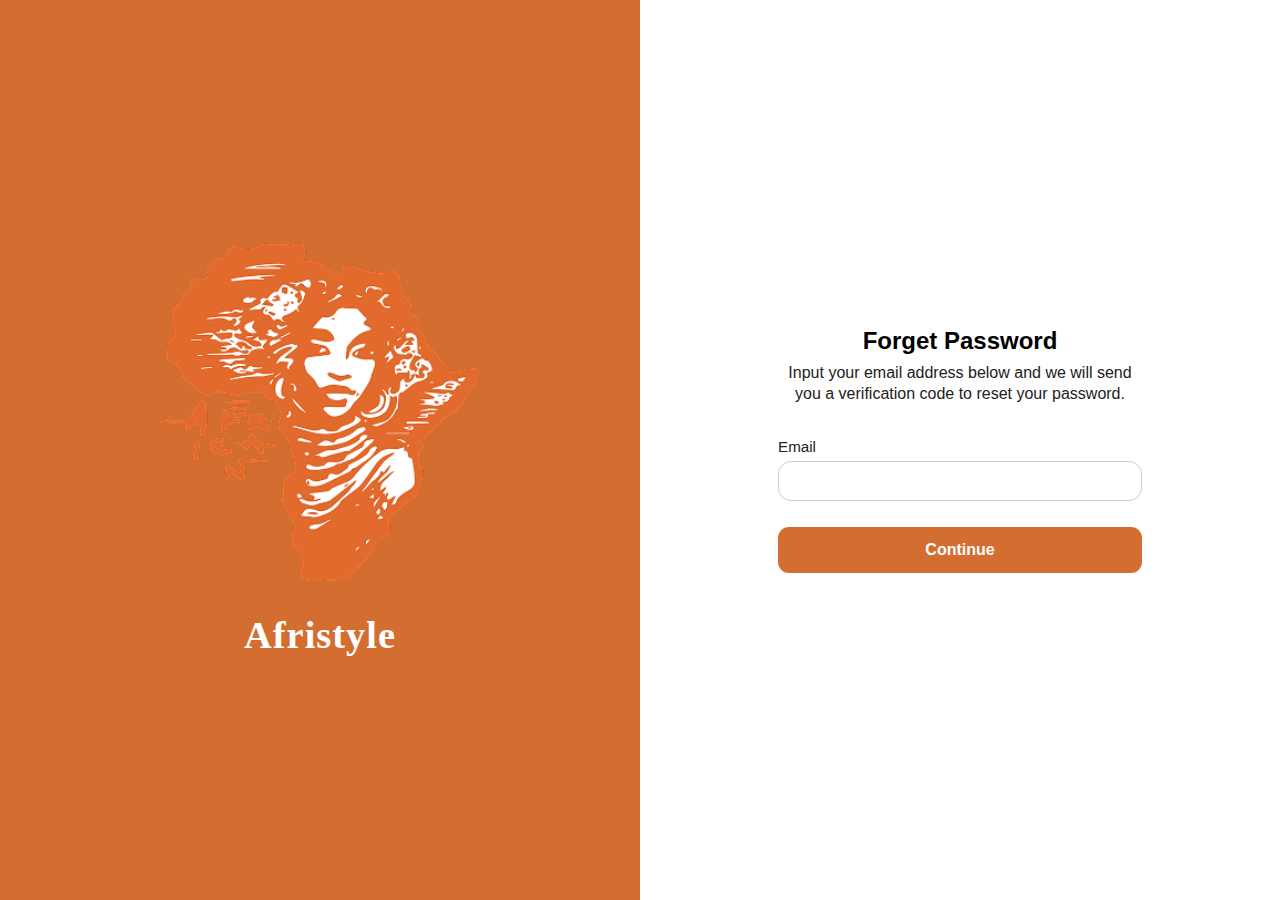
<file: FORGET-PASSWORD/index.html>
<!DOCTYPE html>
<html lang="en">
<head>
  <meta charset="UTF-8">
  <title>Afristyle Forget Password</title>
  <meta name="viewport" content="width=1056, initial-scale=1.0">
  <link rel="stylesheet" href="style.css">
 </head>
<body>
  <div class="main-container">
    <!-- Left Panel -->
    <div class="left-panel">
      <div class="logo-content">
        <img src="Assets/Logo Part 2.png" alt="Afristyle Logo" class="logo-img" />
        <div class="brand-name">Afristyle</div>
      </div>
    </div>
    <!-- Right Panel ("Forget Password" Form) -->
    <div class="right-panel">
      <form class="forgot-container" autocomplete="off">
        <h2 class="forgot-title">Forget Password</h2>
        <p class="forgot-desc">
          Input your email address below and we will send you a verification code to reset your password.
        </p>
        <label for="email" class="forgot-label">Email</label>
        <input
          type="email"
          id="email"
          name="email"
          class="forgot-input"
          
          required
        />
        <button type="submit" class="forgot-btn">Continue</button>
      </form>
    </div>
  </div>


  <script src="main.js"></script>
</body>
</html>
</file>
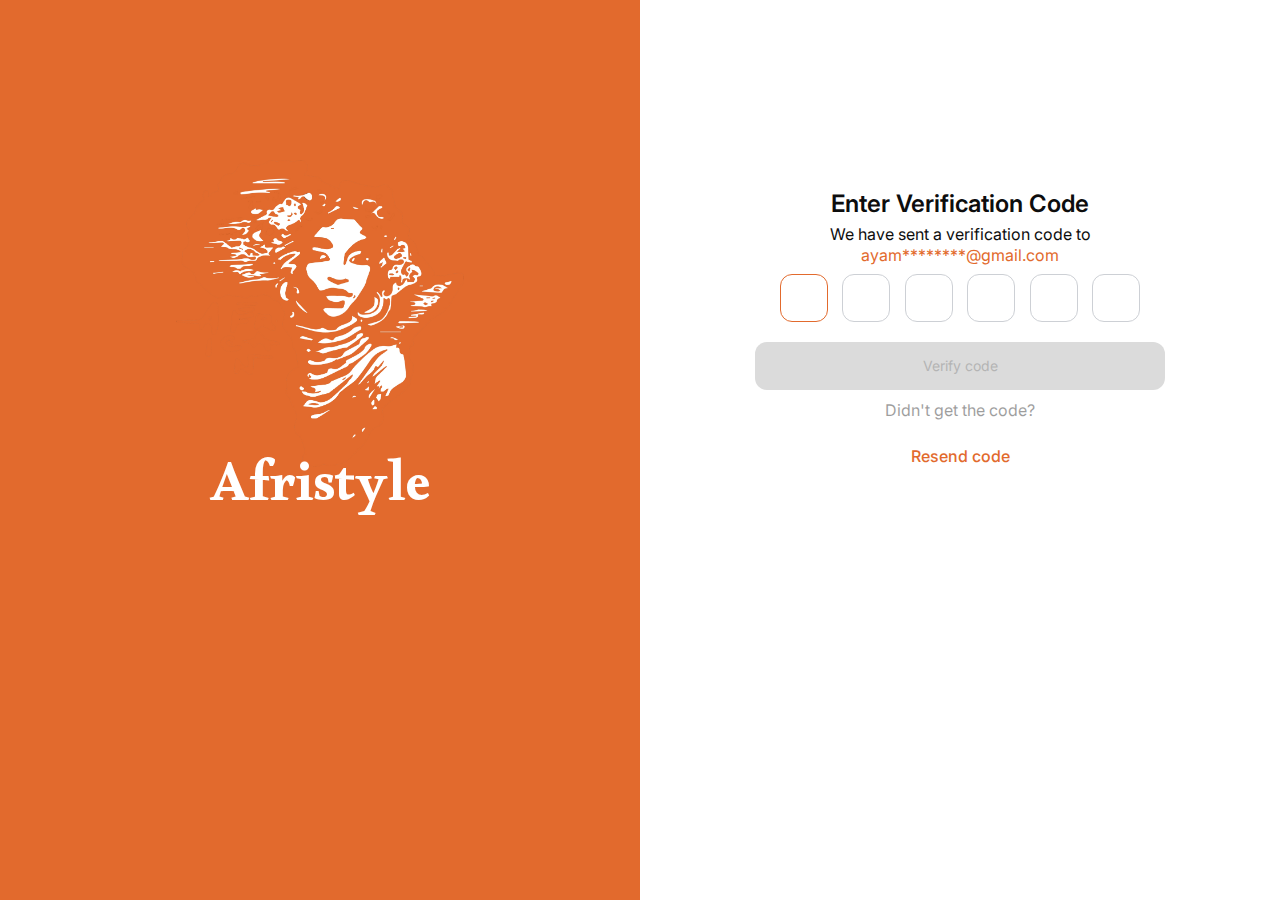
<file: OTP/index.html>
<!DOCTYPE html>
<html lang="en">

<head>
    <meta charset="UTF-8">
    <meta name="viewport" content="width=device-width, initial-scale=1.0">
    <title>OTP field</title>
    <link rel="stylesheet" href="styles.css">
</head>

<body>
    <div class="container">
        <div class="left_section">
            <div class="left_content">
                <img src="../images/logo.png" alt="african design">
                <h2>Afristyle</h2>
            </div>
        </div>
        <div class="right_section">
            <div class="right_content">
                <h2>Enter Verification Code</h2>
                <p>We have sent a verification code to <br> <span>ayam********@gmail.com</span></p>

                <form action="">
                    <div class="input-box">
                        <input type="number" diabled>
                        <input type="number" diabled>
                        <input type="number" diabled>
                        <input type="number" diabled>
                        <input type="number" diabled>
                        <input type="number" diabled>
                    </div>
                    <button id="verify-btn" class="">Verify code</button>
                    <div class="resend">
                        <p class="message">Didn't get the code?</p>
                        <button class="resend-btn">Resend code</button>
                    </div>
                </form>
            </div>
        </div>
    </div>


    <script src="main.js"></script>
</body>

</html>
</file>
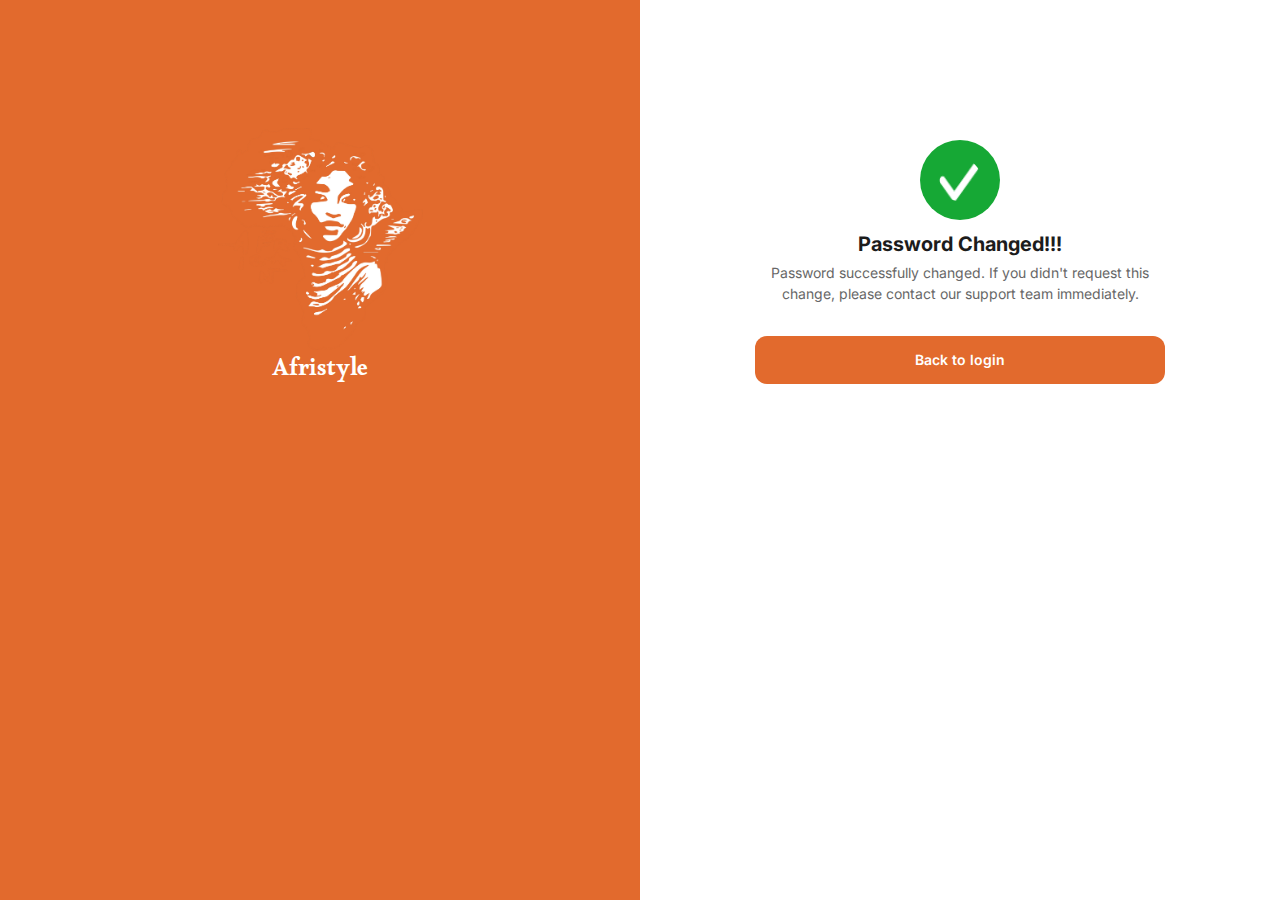
<file: password_changed/index.html>
<!DOCTYPE html>
<html lang="en">

<head>
    <meta charset="UTF-8">
    <meta name="viewport" content="width=device-width, initial-scale=1.0">
    <title>Password Changed</title>
    <link rel="stylesheet" href="styles.css">
</head>

<body>
    <div class="wrapper">
        <div class="logo">
            <img src="../images/logo.png" alt="African logo">
            <h2>Afristyle</h2>
        </div>
        <div class="container">
            <div class="vector">
                <img src="../images/Vector.png" alt="vector">
            </div>
            <div class="text">
                <h3>Password Changed!!!</h3>
                <p>Password successfully changed. If you didn't request this change, please contact our support team
                    immediately.</p>
            </div>
            <button class="btn">
                Back to login
            </button>

        </div>
    </div>
</body>

</html>
</file>
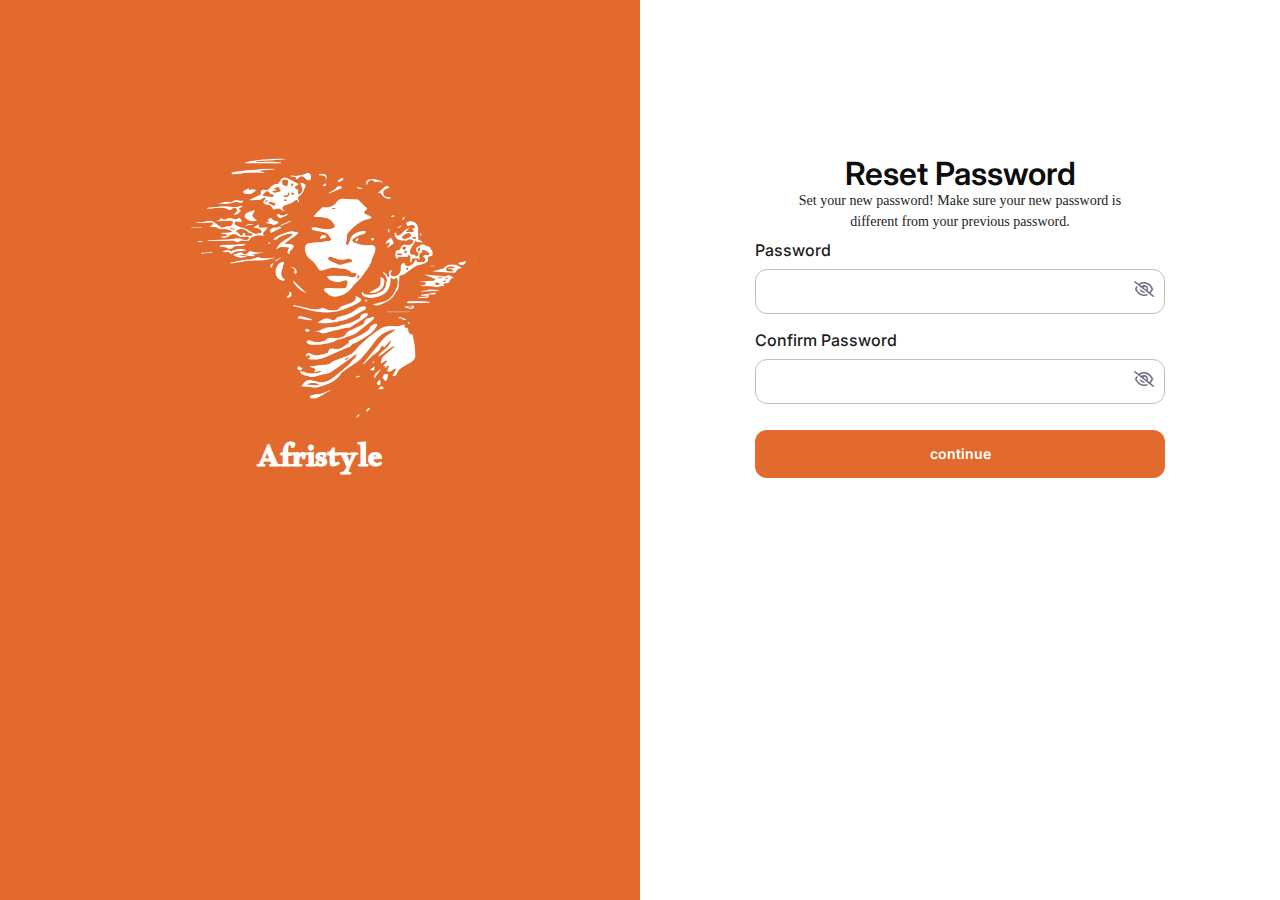
<file: reset password/index.html>
<!DOCTYPE html>
<html lang="en">

<head>
    <meta charset="UTF-8">
    <meta name="viewport" content="width=device-width, initial-scale=1.0">
    <title>1st page</title>
    <link rel="stylesheet" href="https://cdnjs.cloudflare.com/ajax/libs/font-awesome/6.4.0/css/all.min.css">
    <link rel="stylesheet" href="styles.css">
</head>

<body>
    <div class="wrapper">
        <div class="logo">
            <img src="../images/logo.png" alt="fashion logo">
            <h2>Afristyle</h2>
        </div>
        <div class="container">
            <div class="section-heading">
                <h3>Reset Password</h3>
                <p>Set your new password! Make sure your new password is different from your previous password.</p>
            </div>
            <div class="row">

                <form id="form">
                    <div class="input-control">
                        <label class="form-label" for="password">Password</label>
                        <div class="input-box">
                            <input class="form-input" type="password" id="password">
                            <i class="fa-regular fa-eye-slash" id="eye-password"></i>
                            <!-- <i class="fa-regular fa-eye" ></i> -->
                        </div>
                    </div>
                    <div class="input-control">
                        <label class="form-label " for="confirm-password">Confirm Password</label>
                        <div class="input-box">
                           
                            <input class="form-input" type="password" id="confirm-password">
                            <i class="fa-regular fa-eye-slash" id="eye-confirm"></i>
                    
                        </div>
                        <p class="message"></p>
                    </div>

                    <button class="btn" type="submit">continue</button>
                </form>

            </div>
        </div>
    </div>

    <script src="main.js"></script>
</body>

</html>
</file>
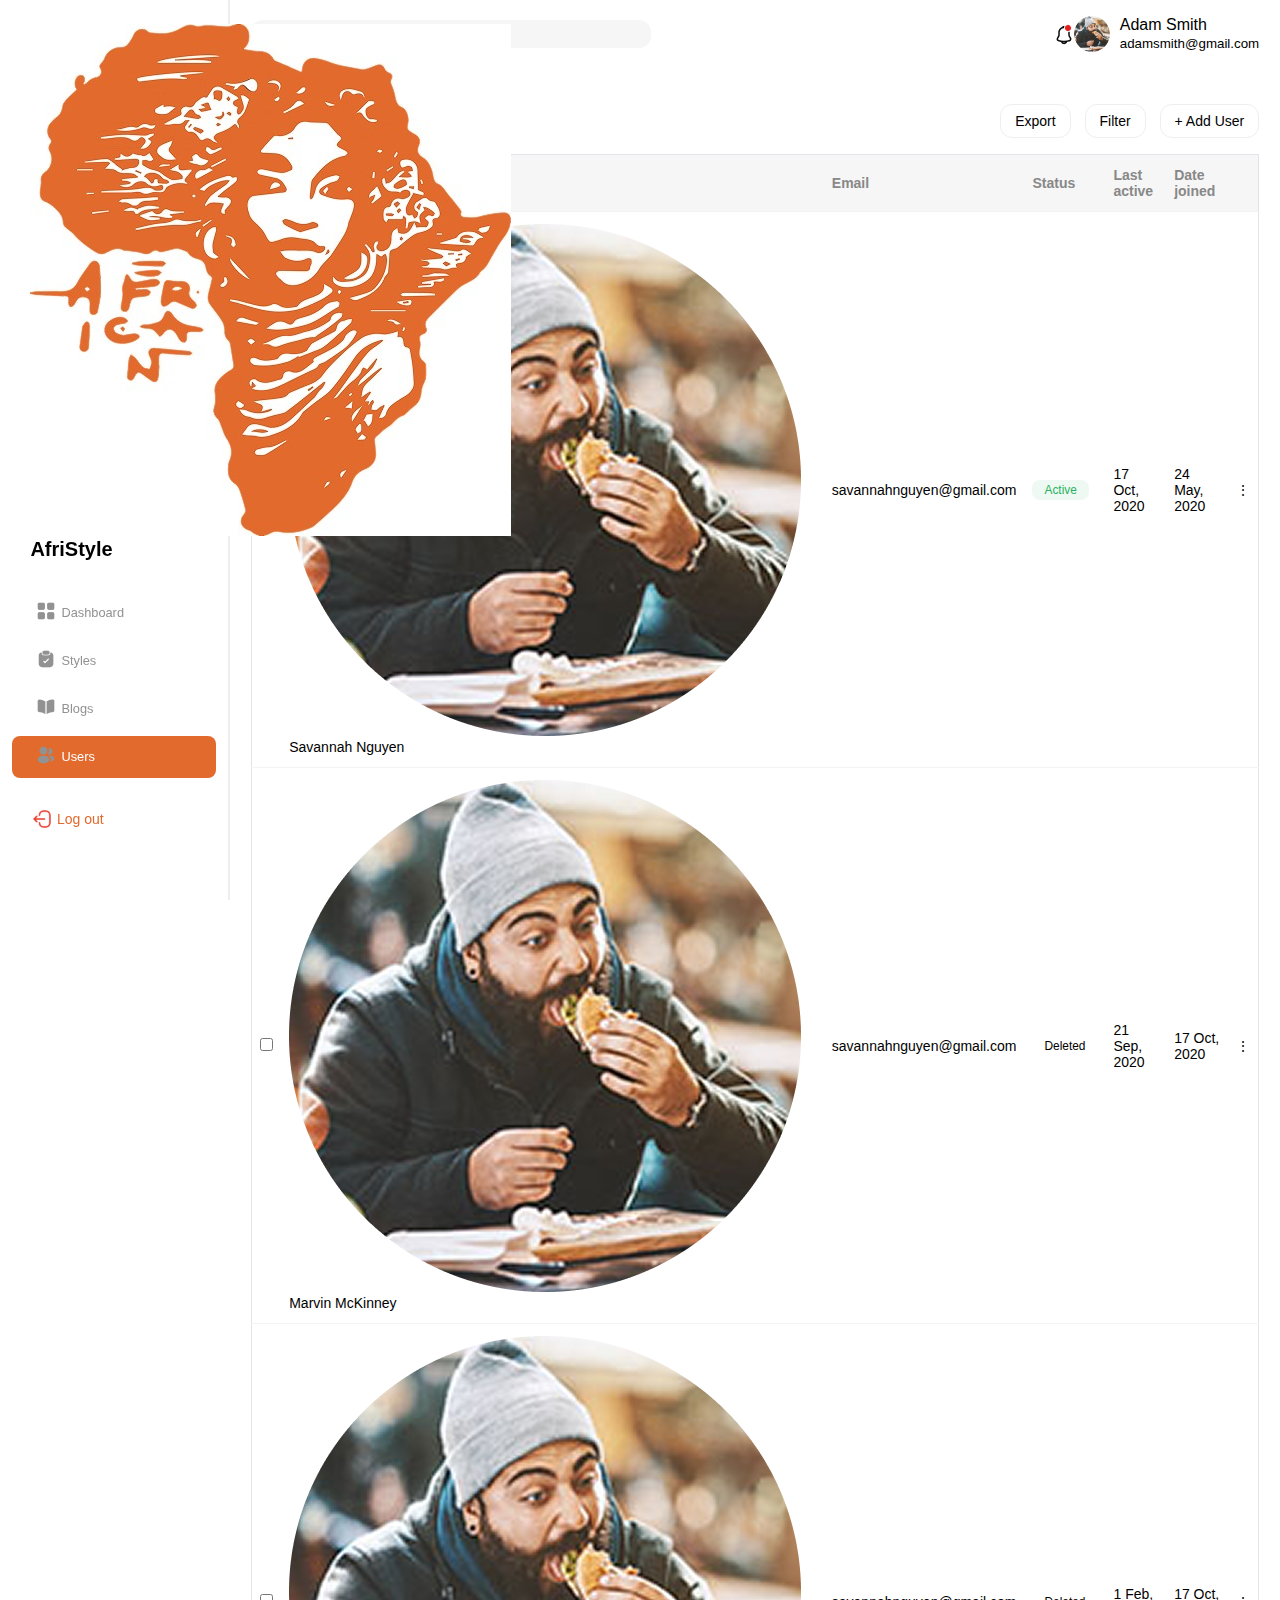
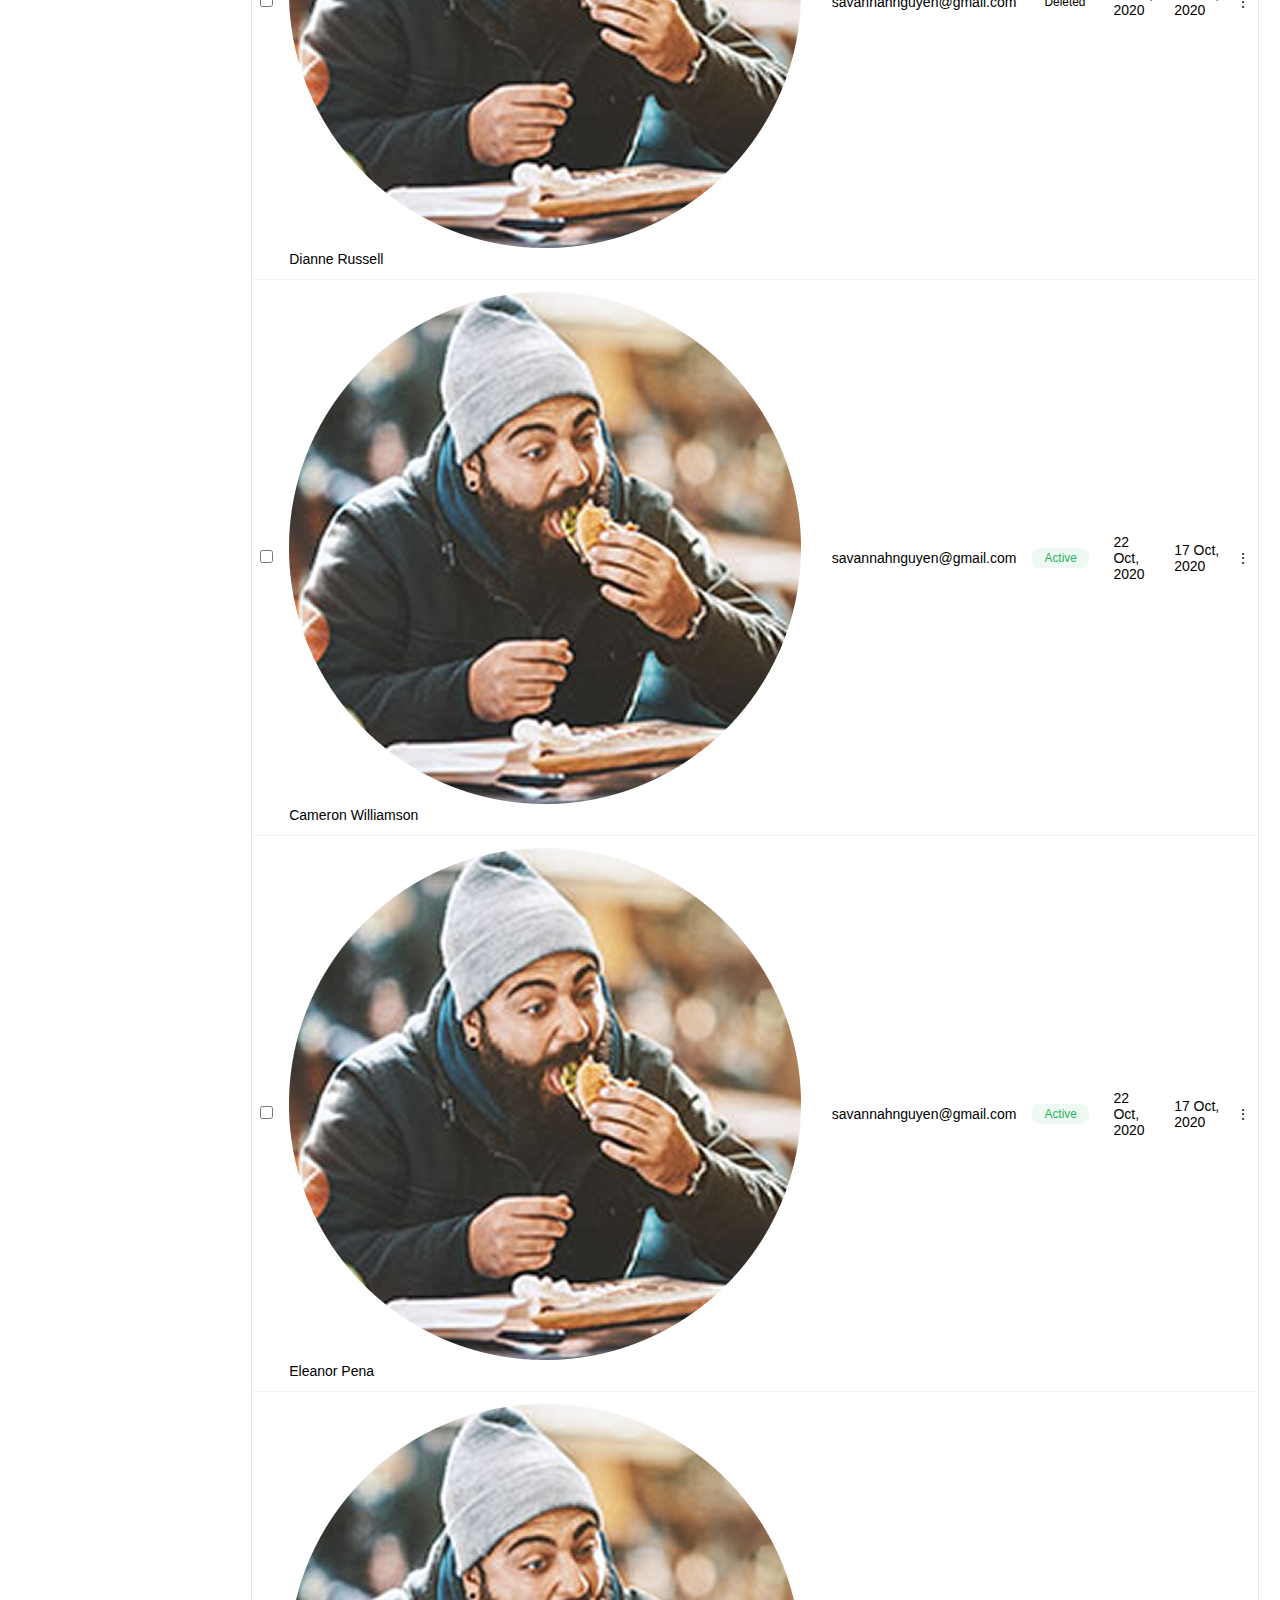
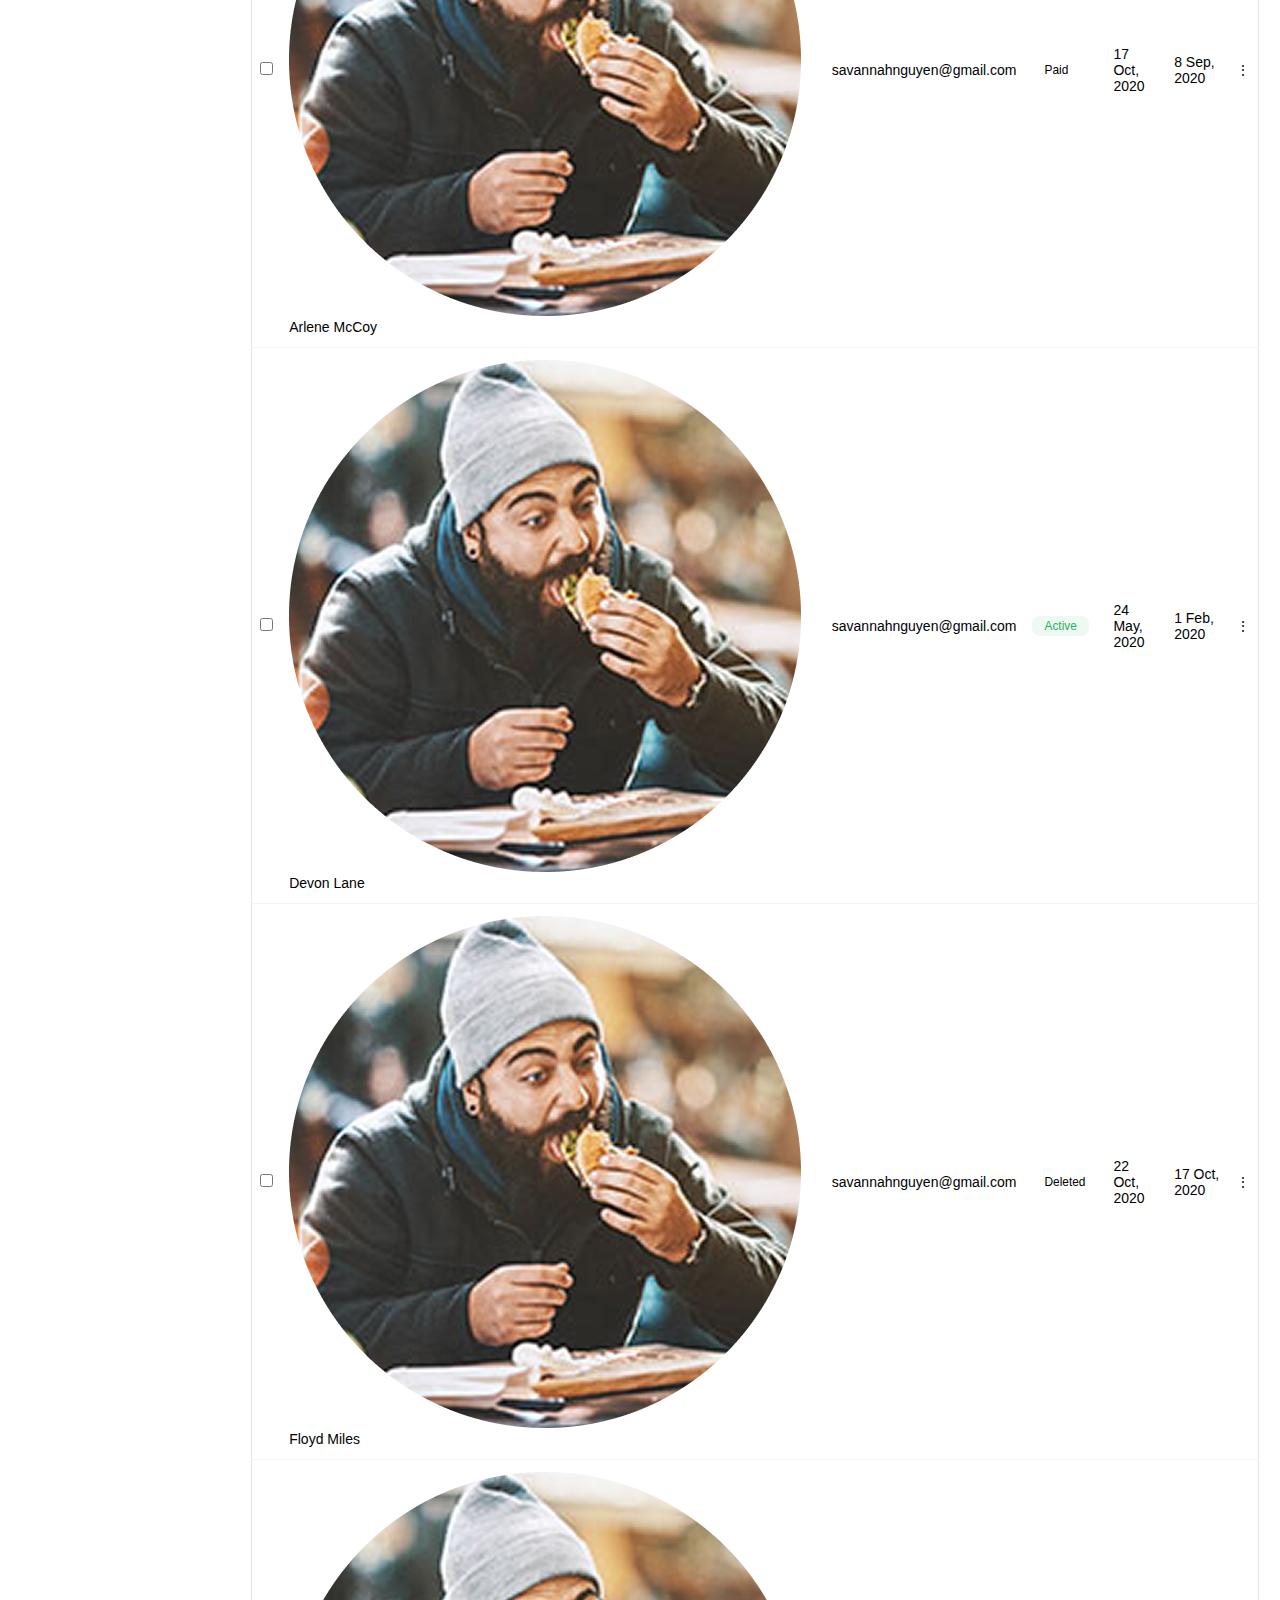
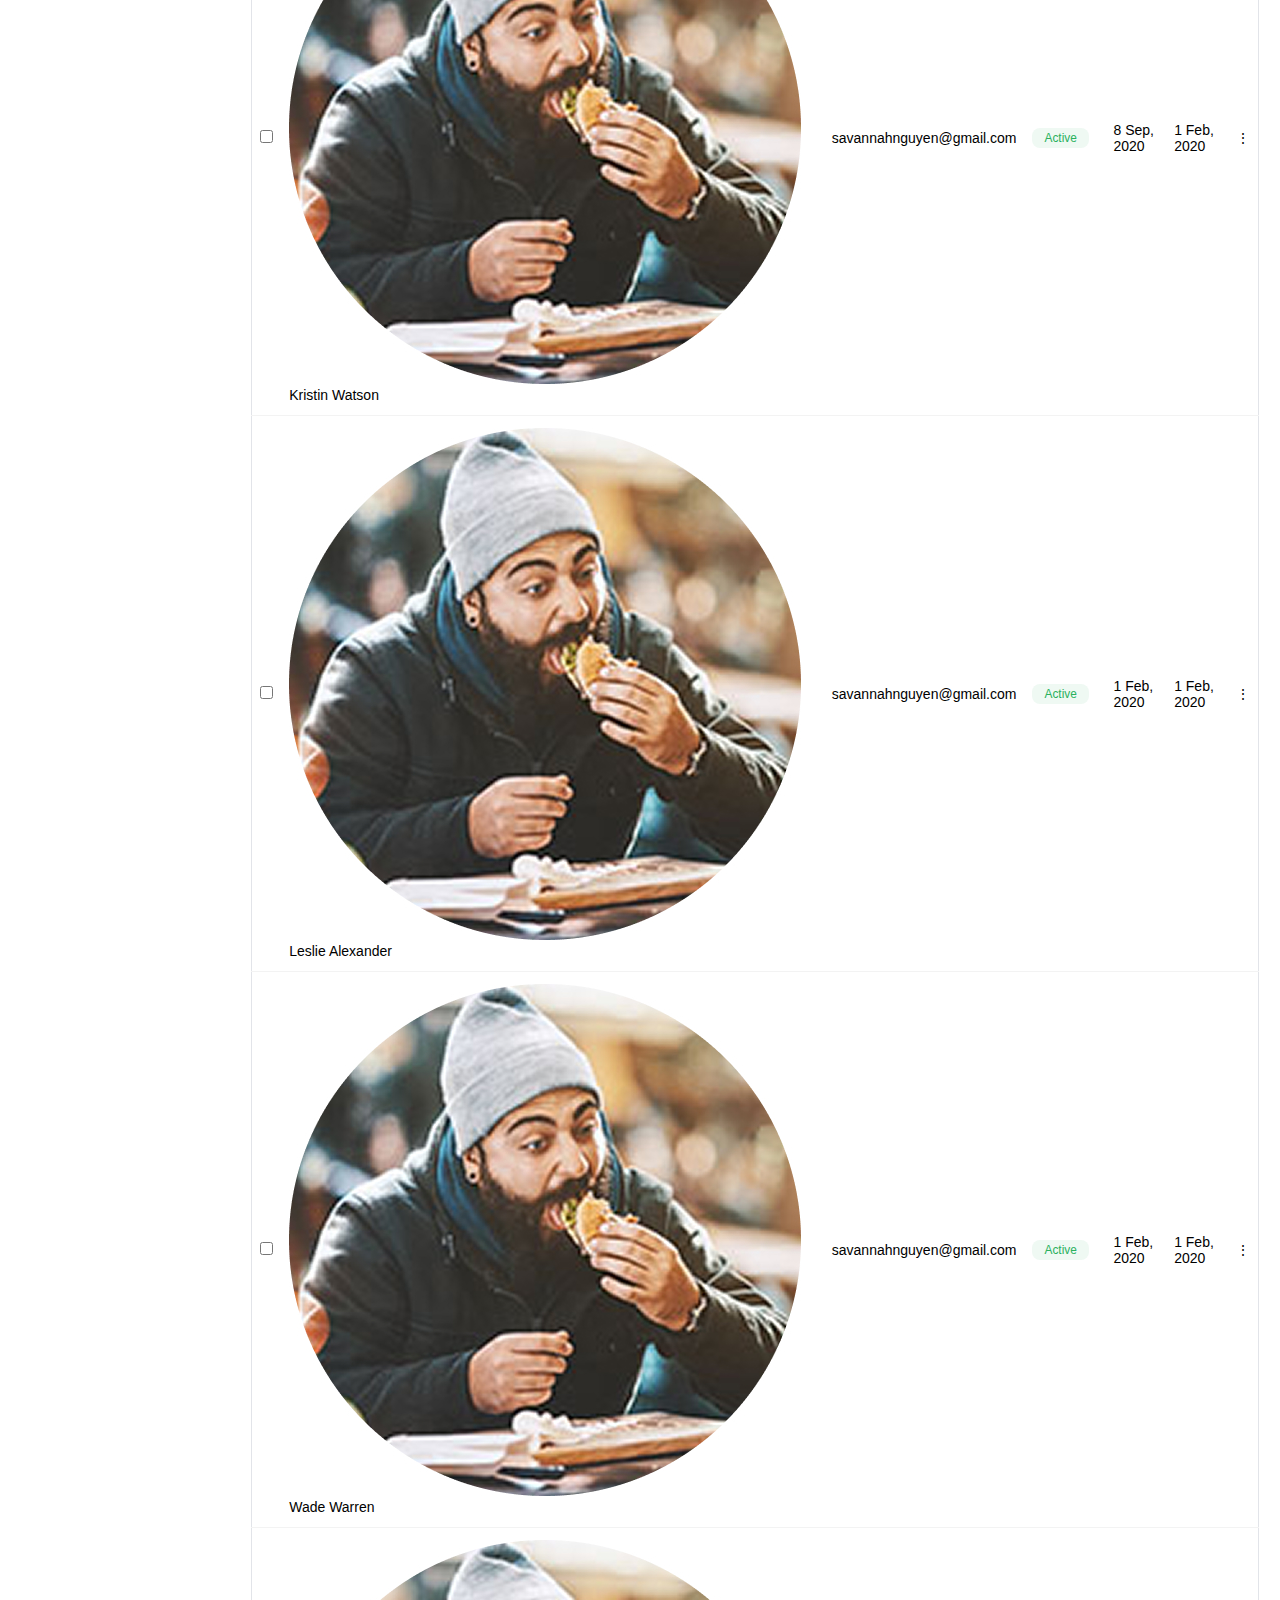
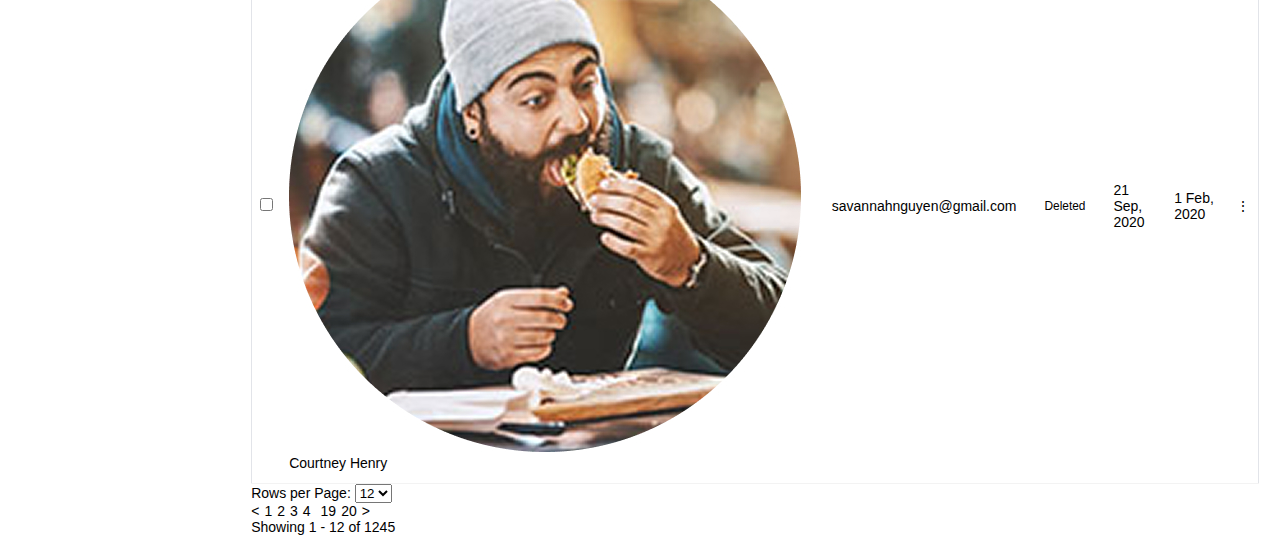
<file: USER-PAGE/index.html>
<!DOCTYPE html>
<html lang="en">
<head>
  <meta charset="UTF-8" />
  <meta name="viewport" content="width=1024" />
  <title>AfriStyle Users Dashboard</title>
  <link rel="stylesheet" href="styles.css" />
</head>
<body>
  <div class="dashboard-container">
    <aside class="sidebar">
      <div>
        <div class="logo">
          <!-- Logo image at the side of AfriStyle -->
          <img src="Assets/afrilogo.jpg" alt="AfriStyle Logo" class="logo-img" />
          AfriStyle
        </div>
        <nav>
          <ul>
            <li>
              <span class="sidebar-icon">
                <!-- Dashboard SVG Icon -->
                <img src="Assets/dashboard.jpg" alt="dashboard" height="20">
              </span>
              Dashboard
            </li>
            <li>
              <span class="sidebar-icon">
                <!-- Styles SVG Icon -->
               <img src="Assets/styles.jpg" alt="styles" height="20">
              </span>
              Styles
            </li>
            <li>
              <span class="sidebar-icon">
                <!-- Blogs SVG Icon -->
                <img src="Assets/blogs.png" alt="blogs" height="20">
              </span>
              Blogs
            </li>
            <li class="active">
              <span class="sidebar-icon">
                <!-- Users SVG Icon -->
                <img src="Assets/user.png" alt="user" height="20">
              </span>
              Users
            </li>
          </ul>
        </nav>
      </div>
      <div class="logout">
      <img src="Assets/logout.png" alt="Logout" class="logout-img" height="20"/> Log out
</div>
    </aside>
    <main class="main-content">
      <header class="main-header">
        <input class="search-bar" type="text" placeholder="Search blogs, styles, users..."/>
        <div class="header-actions">
           <img class="icon-bell" src="Assets/notification.png" alt="Notifications" />
          <span class="admin-avatar">
            <img src="Assets/Frame 895.jpg" alt="Admin"/>
            <span>
              Adam Smith<br/>
              <small>adamsmith@gmail.com</small>
            </span>
          </span>
        </div>
      </header>
      <section class="users-section">
        <h2>Users <span class="users-count">(1245)</span></h2>
        <div class="users-toolbar">
          <input class="table-search" placeholder="Search user"/>
          <div class="toolbar-actions">
            <button>Export</button>
            <button>Filter</button>
            <button class="add-user">+ Add User</button>
          </div>
        </div>
        <div class="table-wrapper">
          <table class="users-table">
            <thead>
              <tr>
                <th><input type="checkbox" /></th>
                <th>User</th>
                <th>Email</th>
                <th>Status</th>
                <th>Last active</th>
                <th>Date joined</th>
                <th></th>
              </tr>
            </thead>
            <tbody>
              <tr>
                <td><input type="checkbox"/></td>
                <td><img src="Assets/Frame 895.jpg" class="user-avatar" alt="avatar"/>Savannah Nguyen</td>
                <td>savannahnguyen@gmail.com</td>
                <td><span class="status-badge status-active">Active</span></td>
                <td>17 Oct, 2020</td>
                <td>24 May, 2020</td>
                <td class="td-dots">⋮</td>
              </tr>
              <tr>
                <td><input type="checkbox"/></td>
                <td><img src="Assets/Frame 895.jpg" class="user-avatar" alt="avatar"/>Marvin McKinney</td>
                <td>savannahnguyen@gmail.com</td>
                <td><span class="status-badge status-deleted">Deleted</span></td>
                <td>21 Sep, 2020</td>
                <td>17 Oct, 2020</td>
                <td class="td-dots">⋮</td>
              </tr>
              <tr>
                <td><input type="checkbox"/></td>
                <td><img src="Assets/Frame 895.jpg" class="user-avatar" alt="avatar"/>Dianne Russell</td>
                <td>savannahnguyen@gmail.com</td>
                <td><span class="status-badge status-deleted">Deleted</span></td>
                <td>1 Feb, 2020</td>
                <td>17 Oct, 2020</td>
                <td class="td-dots">⋮</td>
              </tr>
              <tr>
                <td><input type="checkbox"/></td>
                <td><img src="Assets/Frame 895.jpg" class="user-avatar" alt="avatar"/>Cameron Williamson</td>
                <td>savannahnguyen@gmail.com</td>
                <td><span class="status-badge status-active">Active</span></td>
                <td>22 Oct, 2020</td>
                <td>17 Oct, 2020</td>
                <td class="td-dots">⋮</td>
              </tr>
              <tr>
                <td><input type="checkbox"/></td>
                <td><img src="Assets/Frame 895.jpg" class="user-avatar" alt="avatar"/>Eleanor Pena</td>
                <td>savannahnguyen@gmail.com</td>
                <td><span class="status-badge status-active">Active</span></td>
                <td>22 Oct, 2020</td>
                <td>17 Oct, 2020</td>
                <td class="td-dots">⋮</td>
              </tr>
              <tr>
                <td><input type="checkbox"/></td>
                <td><img src="Assets/Frame 895.jpg" class="user-avatar" alt="avatar"/>Arlene McCoy</td>
                <td>savannahnguyen@gmail.com</td>
                <td><span class="status-badge status-paid">Paid</span></td>
                <td>17 Oct, 2020</td>
                <td>8 Sep, 2020</td>
                <td class="td-dots">⋮</td>
              </tr>
              <tr>
                <td><input type="checkbox"/></td>
                <td><img src="Assets/Frame 895.jpg" class="user-avatar" alt="avatar"/>Devon Lane</td>
                <td>savannahnguyen@gmail.com</td>
                <td><span class="status-badge status-active">Active</span></td>
                <td>24 May, 2020</td>
                <td>1 Feb, 2020</td>
                <td class="td-dots">⋮</td>
              </tr>
              <tr>
                <td><input type="checkbox"/></td>
                <td><img src="Assets/Frame 895.jpg" class="user-avatar" alt="avatar"/>Floyd Miles</td>
                <td>savannahnguyen@gmail.com</td>
                <td><span class="status-badge status-deleted">Deleted</span></td>
                <td>22 Oct, 2020</td>
                <td>17 Oct, 2020</td>
                <td class="td-dots">⋮</td>
              </tr>
              <tr>
                <td><input type="checkbox"/></td>
                <td><img src="Assets/Frame 895.jpg" class="user-avatar" alt="avatar"/>Kristin Watson</td>
                <td>savannahnguyen@gmail.com</td>
                <td><span class="status-badge status-active">Active</span></td>
                <td>8 Sep, 2020</td>
                <td>1 Feb, 2020</td>
                <td class="td-dots">⋮</td>
              </tr>
              <tr>
                <td><input type="checkbox"/></td>
                <td><img src="Assets/Frame 895.jpg" class="user-avatar" alt="avatar"/>Leslie Alexander</td>
                <td>savannahnguyen@gmail.com</td>
                <td><span class="status-badge status-active">Active</span></td>
                <td>1 Feb, 2020</td>
                <td>1 Feb, 2020</td>
                <td class="td-dots">⋮</td>
              </tr>
              <tr>
                <td><input type="checkbox"/></td>
                <td><img src="Assets/Frame 895.jpg" class="user-avatar" alt="avatar"/>Wade Warren</td>
                <td>savannahnguyen@gmail.com</td>
                <td><span class="status-badge status-active">Active</span></td>
                <td>1 Feb, 2020</td>
                <td>1 Feb, 2020</td>
                <td class="td-dots">⋮</td>
              </tr>
              <tr>
                <td><input type="checkbox"/></td>
                <td><img src="Assets/Frame 895.jpg" class="user-avatar" alt="avatar"/>Courtney Henry</td>
                <td>savannahnguyen@gmail.com</td>
                <td><span class="status-badge status-deleted">Deleted</span></td>
                <td>21 Sep, 2020</td>
                <td>1 Feb, 2020</td>
                <td class="td-dots">⋮</td>
              </tr>
            </tbody>
          </table>
        </div>
        <div class="pagination-row">
          <div>
            Rows per Page:
            <select>
              <option>12</option>
              <option>24</option>
              <option>36</option>
            </select>
          </div>
          <div class="pagination">
            <span>&lt;</span>
            <span>1</span>
            <span>2</span>
            <span>3</span>
            <span>4</span>
            <span class="pagination-divider"></span>
            <span>19</span>
            <span>20</span>
            <span>&gt;</span>
          </div>
          <div>Showing 1 - 12 of 1245</div>
        </div>
      </section>
    </main>
  </div>
</body>
</html>
</file>
<file: FORGET-PASSWORD/style.css>
html, body {
      height: 100%;
      margin: 0;
      padding: 0;
      box-sizing: border-box;
      font-family: 'Segoe UI', 'Helvetica Neue', Arial, 'Liberation Sans', sans-serif;
      background: #fff;
    }
    .main-container {
      display: flex;
      height: 100vh;
      width: 100vw;
      min-height: 600px;
    }
    .left-panel {
      flex: 1;
      background: #D46E30;
      display: flex;
      justify-content: center;
      align-items: center;
      min-width: 340px;
      position: relative;
    }
    .logo-content {
      display: flex;
      flex-direction: column;
      align-items: center;
      justify-content: center;
    }
    .logo-img {
      width: 320px;
      max-width: 90vw;
      margin-bottom: 30px;
      display: block;
      z-index: 1;
    }
    .brand-name {
      color: #fff;
      font-family: "Georgia", serif;
      font-size: 2.4rem;
      font-weight: bold;
      letter-spacing: 1px;
      text-align: center;
    }
    .right-panel {
      flex: 1;
      background: #fff;
      display: flex;
      justify-content: center;
      align-items: center;
      min-width: 340px;
    }
    .forgot-container {
      width: 100%;
      max-width: 400px;
      display: flex;
      flex-direction: column;
      align-items: center;
      text-align: center;
      box-sizing: border-box;
      padding: 0 18px;
    }
    .forgot-title {
      font-size: 1.5rem;
      font-weight: bold;
      margin-bottom: 8px;
      margin-top: 0;
    }
    .forgot-desc {
      font-size: 1rem;
      color: #222;
      margin-bottom: 22px;
      margin-top: 0;
      line-height: 1.3;
    }
    .forgot-label {
      align-self: flex-start;
      font-size: 0.95rem;
      margin-bottom: 6px;
      margin-top: 12px;
      color: #222;
      font-weight: 500;
    }
    .forgot-input {
      width: 100%;
      padding: 10px 12px;
      border: 1px solid #ccc;
      border-radius: 13px;
      margin-bottom: 18px;
      font-size: 1rem;
      outline: none;
      box-sizing: border-box;
      transition: border 0.2s;
    }
    .forgot-input:focus {
      border: 1.5px solid #D46E30;
    }
    .forgot-btn {
      width: 100%;
      background: #D46E30;
      color: #fff;
      font-weight: bold;
      border: none;
      padding: 14px 0;
      font-size: 1rem;
      border-radius: 11px;
      cursor: pointer;
      margin-top: 8px;
      transition: background 0.2s;
    }
    .forgot-btn:hover {
      background: #bb5e25;
    }
    /* Responsive for smaller screens */
    @media (max-width: 900px) {
      .main-container {
        flex-direction: column;
      }
      .left-panel, .right-panel {
        width: 100vw !important;
        min-width: unset;
        height: 50vh;
        min-height: 250px;
      }
      .logo-img {
        width: 200px;
      }
    }
    @media (max-width: 600px) {
      .main-container {
        flex-direction: column;
      }
      .forgot-container {
        max-width: 100vw;
        padding: 0 8px;
      }
      .logo-img {
        width: 140px;
      }
      .brand-name {
        font-size: 1.5rem;
      }
    }
</file>
<file: OTP/styles.css>
@import url('https://fonts.googleapis.com/css2?family=Alkalami&family=Inter:ital,opsz,wght@0,14..32,100..900;1,14..32,100..900&display=swap');

*{
    margin: 0;
    padding: 0;
    box-sizing: border-box;
}

body{
    min-height: 100vh;
    background: linear-gradient(to right,#E26A2D 0%,#E26A2D 50%,#FFFFFF 50%,#FFFFFF 100%);
    font-size:1rem;

}

img{
    width:288.23px;
    height: 306.98px;
}

.container{
    display: flex;
    justify-content: center;
    align-items: center;
}
.left_section{
     width: 50%;
}
.left_content{
   
    display: flex;
    flex-direction: column;
    justify-content: center;
    align-items: center;
    margin-top: 10em;

}

.left_content  h2{
    font-family: 'Alkalami',sans-serif;
    font-size: 3.5rem;
    font-weight: 400;
    line-height: 100%;
    letter-spacing: -3%;
    color: #FFFFFF;
}
.right_section{
    width: 50%;
}
.right_section h2{
    font-family: 'Inter',sans-serif;
    font-weight: 600;
    font-size: 1.5rem;
    line-height: 100%;
    letter-spacing: -3%;
    color: #0D0D0D;
    text-align: center;
    margin-bottom: 8px;
}
.right_section p{
    font-family: 'Inter',sans-serif;
    font-weight: 400;
    font-size: 1rem;
    line-height: 21px;
    letter-spacing: -3%;
    color: #0D0D0D;
    text-align: center;
    margin-bottom: 8px;

}
.right_section span{
    text-align: center;
    color: #E26A2D;
}

.right_content{
    display: flex;
    flex-direction: column;
    justify-content: center;
    align-items: center;
    width: 410px;
    height: 322px;
    margin: 10em auto 0 auto;
}
.input-box{
    display: flex;
    justify-content: space-between;
    width: 360px;
    height: 48px;

    margin: 0 auto 20px auto;

}
.input-box input{
    width: 48px;
    height: 48px;
    border-radius: 12px;
    border: 1px solid #CDD0D5;
    font-family: 'Inter',sans-serif;
    font-size: 1.125rem;
    line-height: 22px;
    letter-spacing: -1.5%;
    text-align: center;
    color: #000000;
    
}

input::-webkit-inner-spin-button,
input::-webkit-outer-spin-button{
    display: none; 
}
.input-box  input:focus{
    outline: none;
    border: 1px solid #E26A2D;
}

form button{
    width: 410px;
    height: 48px;
    padding: 10px;
    background-color: #DBDBDB;
    border: 0;
    font-family: 'Inter', sans-serif;
    line-height: 100%;
    letter-spacing: -3%;
    font-size: 0.875rem;
    border-radius: 12px;
    color: #B4B4B4;
    margin-bottom: 10px;
    cursor: pointer;
}

form button.active{
    background-color: #E26A2D;
    color: #FFFFFF;
    font-weight: 600;
}

.message{
    opacity: 40%;
    font-family:'Inter',sans-serif;
    font-weight: 400;
    font-size: 1rem;
    line-height: 21px;
    letter-spacing: -3%;
}

.resend-btn{
    font-family:'Inter',sans-serif;
    font-weight: 500;
    font-size: 1rem;
    line-height: 21px;
    letter-spacing: -3%;
    color: #E26A2D;
    border: 0;
    background-color: #FFFFFF;
    text-align: center;
    cursor: pointer;

}
.resend{
    display: flex;
    flex-direction: column;
    gap: 4px;
}
</file>
<file: password_changed/styles.css>
@import url('https://fonts.googleapis.com/css2?family=Alkalami&family=Inter:ital,opsz,wght@0,14..32,100..900;1,14..32,100..900&display=swap');

*{
    margin: 0;
    padding: 0;
    box-sizing: border-box;
}

body{
    background-image: linear-gradient(to right,#E26A2D 0%,#E26A2D 50%,#FFFFFF 50%,#FFFFFF 100%);
}

.wrapper{
    display: flex;
    justify-content: center;
    align-items: center;

}
.logo,
.container{
    width: 50%;
    margin: 0 auto;
    width: 410px;
    height: 268px;
    margin-top: 8em;
}

.logo{
    display: flex;
    justify-content: center;
    align-items: center;
    flex-direction: column;

}
.logo img{
    width: 288.23px;
    height:306.98px; 
    width: 50%;
    
}

.logo h2{
    color: #FFFFFF;
    font-family: 'Alkalami',sans-serif;
    font-weight: 400;
    letter-spacing: -3%;
    
}

.container{
    display: flex;
    justify-content: center;
    align-items: center;
    flex-direction: column;
}

.container img{
    background-color: #16A835;
    width: 80px;
    height: 80px;
    border-radius: 50%;
    padding: 18.6px;
    margin-bottom: 9.3px;
    
}

.text h3{
    font-family: 'Inter', sans-serif;
    font-weight: 600px;
    font-size: 1.25rem;
    letter-spacing: -1.5%;
    line-height: 100%;
    color: #1C1C1C;
    text-align: center;
    margin-bottom: 8px;
}
.text p{
    font-family: 'Inter',sans-serif;
    font-weight: 400;
    font-size: 0.875rem;
    letter-spacing: -3%;
    text-align: center;
    line-height: 21px;
    color: #676767;
}

.btn{
    background-color: #E26A2D;
    width: 410px;
    height: 48px;
    border: none;
    border-radius: 12px;
    padding: 10px;
    margin-top:32px;
    font-family: 'Inter',sans-serif;
    font-weight: 600;
    font-size: 0.875rem;
    letter-spacing: -3%;
    line-height: 100%;
    color: #FFFFFF;

}
.btn:hover{
    opacity: 0.9;
    cursor: pointer;
}
</file>
<file: reset password/styles.css>
@import url('https://fonts.googleapis.com/css2?family=Alkalami&family=Inter:ital,opsz,wght@0,14..32,100..900;1,14..32,100..900&display=swap');


*{
    margin: 0;
    padding: 0;
    box-sizing: border-box;
}

body{
    background-image: linear-gradient(to right,#E26A2D 0%,#E26A2D 50%,#FFFFFF 50%,#FFFFFF 100%);
    font-size: 16px;
    color: #FFFFFF;
    letter-spacing: -3%;
    line-height: 100%;
    font-weight: 400;
    color:  #1C1C1C;;
}
.wrapper{
    display: flex;
    justify-content: space-around;
    align-items: center;
}
.logo{
    display: flex;
    justify-content: center;
    align-items: center;
    flex-direction: column;
    width: 50%;
}

img{
    width: 288.23px;
    height:306.98px; 
    width: 50%;
   
}

.logo h2{
    
    font-family: 'Alkalami',sans-serif;
    color: #FFFFFF;
    line-height: 100%;
    text-align: center;
    width: 288.23px;
    height: 56px;
    font-size: 2rem;
    
}
.container{
    display: flex;
    flex-direction: column;
    justify-content: center;
    align-items: center;
    width: 50%;
    width: 410px;
    height: 323px;
    margin: 10em auto;
}
.row{
    flex-direction: column;
}
.section-heading h3{
    color:#0D0D0D ;
    font-family: 'Inter',sans-serif;
    font-weight: 600;
    font-size: 2rem;
    text-align: center;
    margin-bottom: 8px;

}

.section-heading p{
    font-family: 'Inter' sans-serif;
    font-size: 14px;
    line-height: 150%;
    letter-spacing: -4%;
    text-align: center;
    margin-bottom: 8px;
    width: 360px;
    height: 42px;
}
#form{
    display: flex;
    flex-direction: column;
    gap: 8px;
}
.form-label{
    display: block;
    font-family:'Inter',sans-serif;
    font-weight: 500;
    line-height:21px;
    width: 410px;
    height: 21px;
    margin-bottom: 8px;
}
.form-input{
    border: 0;
    outline: none;
    width: 100%;
    
    
}
.message{
    font-family: 'Inter',sans-serif;
    font-size: 0.875rem;
    font-weight: 500;
    color: #EB4335;
}
.btn{
    background-color: #E26A2D;
    width: 410px;
    height: 48px;
    border: none;
    padding: 10px;
    border-radius: 12px;
    color: #FFFFFF;
    margin-top: 10px;
    font-family: 'Inter',sans-serif;
    font-size: 0.875rem;
    font-weight: 600;
}

.btn:hover{
    opacity: 0.9;
    cursor: pointer;
}

.input-box{
    display: flex;
    align-items: center;
    justify-content: center; 
    width: 410px;
    height: 45px;
    padding: 0.625rem;
    border: 1px solid #BFBFBF;
    border-radius:12px;
    margin-bottom: 8px;
    
}
#eye-password,
#eye-confirm{
     width: 20px;
     height: 20px;
     cursor: pointer;
     color: #717088;
     
}
</file>
<file: USER-PAGE/styles.css>
* {
  padding: 0;
  margin: 0;
  box-sizing: border-box;
}

body {
    font-family: 'Inter', Arial, sans-serif;
    font-size: 0.875rem;
    max-width: 100vw;
  }
  .dashboard-container {
    display: flex;
    min-height: 100vh;
  }
  .sidebar {
    background: #fff;
    width: 18%;
    padding: 1.5rem 0.4rem;
    border-right: 2px solid #eee;
    height: 100vh;
    position:fixed;
    display: flex;
    flex-direction: column;
  }

  .logo {
    font-weight: 600;
    font-size: 1.25rem;
    margin-left: 24px;
    margin-bottom: 32px;
    letter-spacing: -2%;
    line-height: 100%;
  }

  .aside-nav {
    display: flex;
    flex-direction: column;
    justify-content: space-between;
    gap: 16rem;
  }

    i {
    font-size: 1.2rem;

  }

  .sidebar ul {
    list-style: none;
    padding: 0;
    margin: 0;

  }


  .sidebar li {
    padding: 0.6rem 1.5rem;
    cursor: pointer;
    color: #929292;
    transition: background 0.1s;
    margin: 6px;
    border-radius: 8px;
    font-size: 0.8rem;
    display: flex;
    align-items: center;
    gap: 5px;
    position: relative;
  }

  .sidebar li.active,
  .sidebar li:hover {
    background: #E26A2D;
    color: #fff;
    border-radius: 8px;
  }
  .logout {
    color: #E26A2D;
    cursor: pointer;
    padding: 1.6rem;
    display: flex;
    align-items: center;
    gap: 5px;
  }

  .main-content {
    flex: 1;
    min-height: 100vh;
    display: flex;
    flex-direction: column;
    padding: 1rem 1.3rem;
    max-width: 85%;
    margin-left: 18%;
  }
  .main-header {
    display: flex;
    justify-content: space-between;
    align-items: center;
    /* background-color: greenyellow; */
  }
  .search-bar {
    padding: 0.4rem;
    border-radius: 12px;
    border: 0px solid #eee;
    background: #F6F6F6;
    width: 25rem;
  }

  .header-actions {
    display: flex;
    align-items: center;
  }

  .header-actions i {
    margin-right: 30px;
  }
  .admin-avatar {
    display: flex;
    align-items: center;
    gap: 10px;
    background: #fff;
    border-radius: 6px;
    font-size: 1rem;
  }

  .admin-avatar img {
    width: 36px;
    height: 36px;
    border-radius: 50%;
  }

  hr {
    border: none;
    height: 1px;
    background-color: #E2E4E9;
    margin: 10px 0;
  }

  .users-section {
    flex: 1;
    background: #fff;
    min-height: 0;

  }
  .users-section h2{
    font-size: 1.5rem;
    margin-bottom: 1.5rem;
  }
  .users-count {
    font-size:1.5rem;
    color: #aaa;
  }

  .users-tabs {
    display: flex;
    gap: 32px;
    margin: 12px 0;
  }
  .users-tabs span {
    color: #888;
    cursor: pointer;
    position: relative;
    padding-bottom: 3px;
  }
  .users-tabs .active {
    color: #111;
    font-weight: bold;
  }
  .users-tabs .active:after {
    content: '';
    display: block;
    height: 2px;
    background: #f4641a;
    width: 100%;
    position: absolute;
    bottom: -14px;
    left: 0;
  }
  .users-toolbar {
    display: flex;
    justify-content: space-between;
    margin: 1rem 0;
    align-items: center;
  }
  .table-search {
    padding: 0.4rem;
    border: 1px solid #eee;
    border-radius: 12px;
    width: 230px;
  }

  .toolbar-actions button {
    margin-left: 10px;
    padding: 8px 14px;
    border: 1px solid #eee;
    border-radius: 12px;
    background-color: white;
    cursor: pointer;
    font-size: 1em;
    transition: background 0.2s, color 0.2s;
  }

  .toolbar-actions button:active {
    border: 0;
  }

  button i {
    font-size: 0.8rem;
  }

  .toolbar-actions .add-blog {
    background: #f4641a;
    color: #fff;
  }

  table {
    width: 100%;
    border: 1px solid #E2E4E9;
  }

  col.col1 { width: 3%; }
  col.col2 { width: 28%; }
  col.col3 { width: 27%; }
  col.col4 { width: 11%; }
  col.col5 { width: 12%; }
  col.col6 { width: 12%; }
  col.col8 { width: 7%; }

  td.truncate {
  white-space: nowrap;
  overflow: hidden;
  text-overflow: ellipsis;
  max-width: 150px;
}

  .users-table {
    border-collapse: collapse;
    background: #fff;
    overflow: hidden;
  }

  .users-table  th{
    color: #888888;
  }

  .users-table th {
    background-color: #F6F6F6;
  }
  .users-table th, .users-table td {
    padding: 12px 8px;
    text-align: left;
    border-bottom: 1px solid #f3f3f3;

  }

  .menu-wrapper{
    position: relative;
  }

  #btn {
    text-align: center;
  }
  .menu-options{
    display: flex;
    flex-direction: column;
    align-items: flex-start;
    position: absolute;
    padding: 4px, 0;
    gap: 8px;
    background: #fff;
    right: 20px;
    top: 0px;
    width: 165px;
    height: 70px;
    z-index: 1;
    border-radius: 8px;
    visibility: hidden;
    /* opacity: 0; */
  }
  #btn,
  .edit,
  .delete{
    background: none;
    border: none;
    cursor: pointer;

  }

  .edit,
  .delete{
    padding-right: 16px;
    padding-left: 16px;
    font-family: 'Inter',sans-serif;
    font-size: 0.75rem;
    letter-spacing: -4%;
    font-weight: 400;
    line-height: 16px;
    height: 35px;
  }
  .edit{
    color: #0B0B0B;
  }
  .delete{
    color: #DF1C41;
  }
  .author-avatar {
    width: 28px;
    height: 28px;
    border-radius: 50%;
    margin-right: 10px;
    vertical-align: middle;
  }
  .status-badge {
    padding: 3px 12px;
    border-radius: 8px;
    font-size: 0.85em;
    font-weight: 500;
    display: inline-block;
  }
  .status-active {
    background: #eff9f3;
    color: #2AB15E;
  }
  .status-disabled {
    background: #f8eaea;
    color: #FF0000;
  }

  .table-footer {
    display: flex;
    align-items: center;
    justify-content: space-between;
    padding: 1.5rem 1rem;
    font-size: 0.98em;
    color: #8e8e93;
  }

  .rows-per-page select {
    margin-left: 8px;
    padding: 3px 7px;
    border-radius: 6px;
    border: 1px solid #ececec;
    background: #f4f6f8;
    font-size: 0.75rem;
  }

  .pagination {
    display: flex;
    align-items: center;
    gap: 5px;
  }

  .pagination button {
    background: none;
    border: none;
    color: #8e8e93;
    font-size: 1em;
    padding: 6px 10px;
    border-radius: 6px;
    cursor: pointer;
    transition: background 0.14s, color 0.14s;
  }

  .pagination button.active,
  .pagination button:hover {
    background: #e9ebf0;
    color: #14151A;
  }



  @media (max-width: 900px) {
    .main-header, .blogs-section {
      padding-left: 12px;
      padding-right: 12px;
    }
    .sidebar {
      width: 60px;
    }
    .sidebar .logo,
    .sidebar ul li:not(.active) {
      display: none;
    }
  }
</file>
